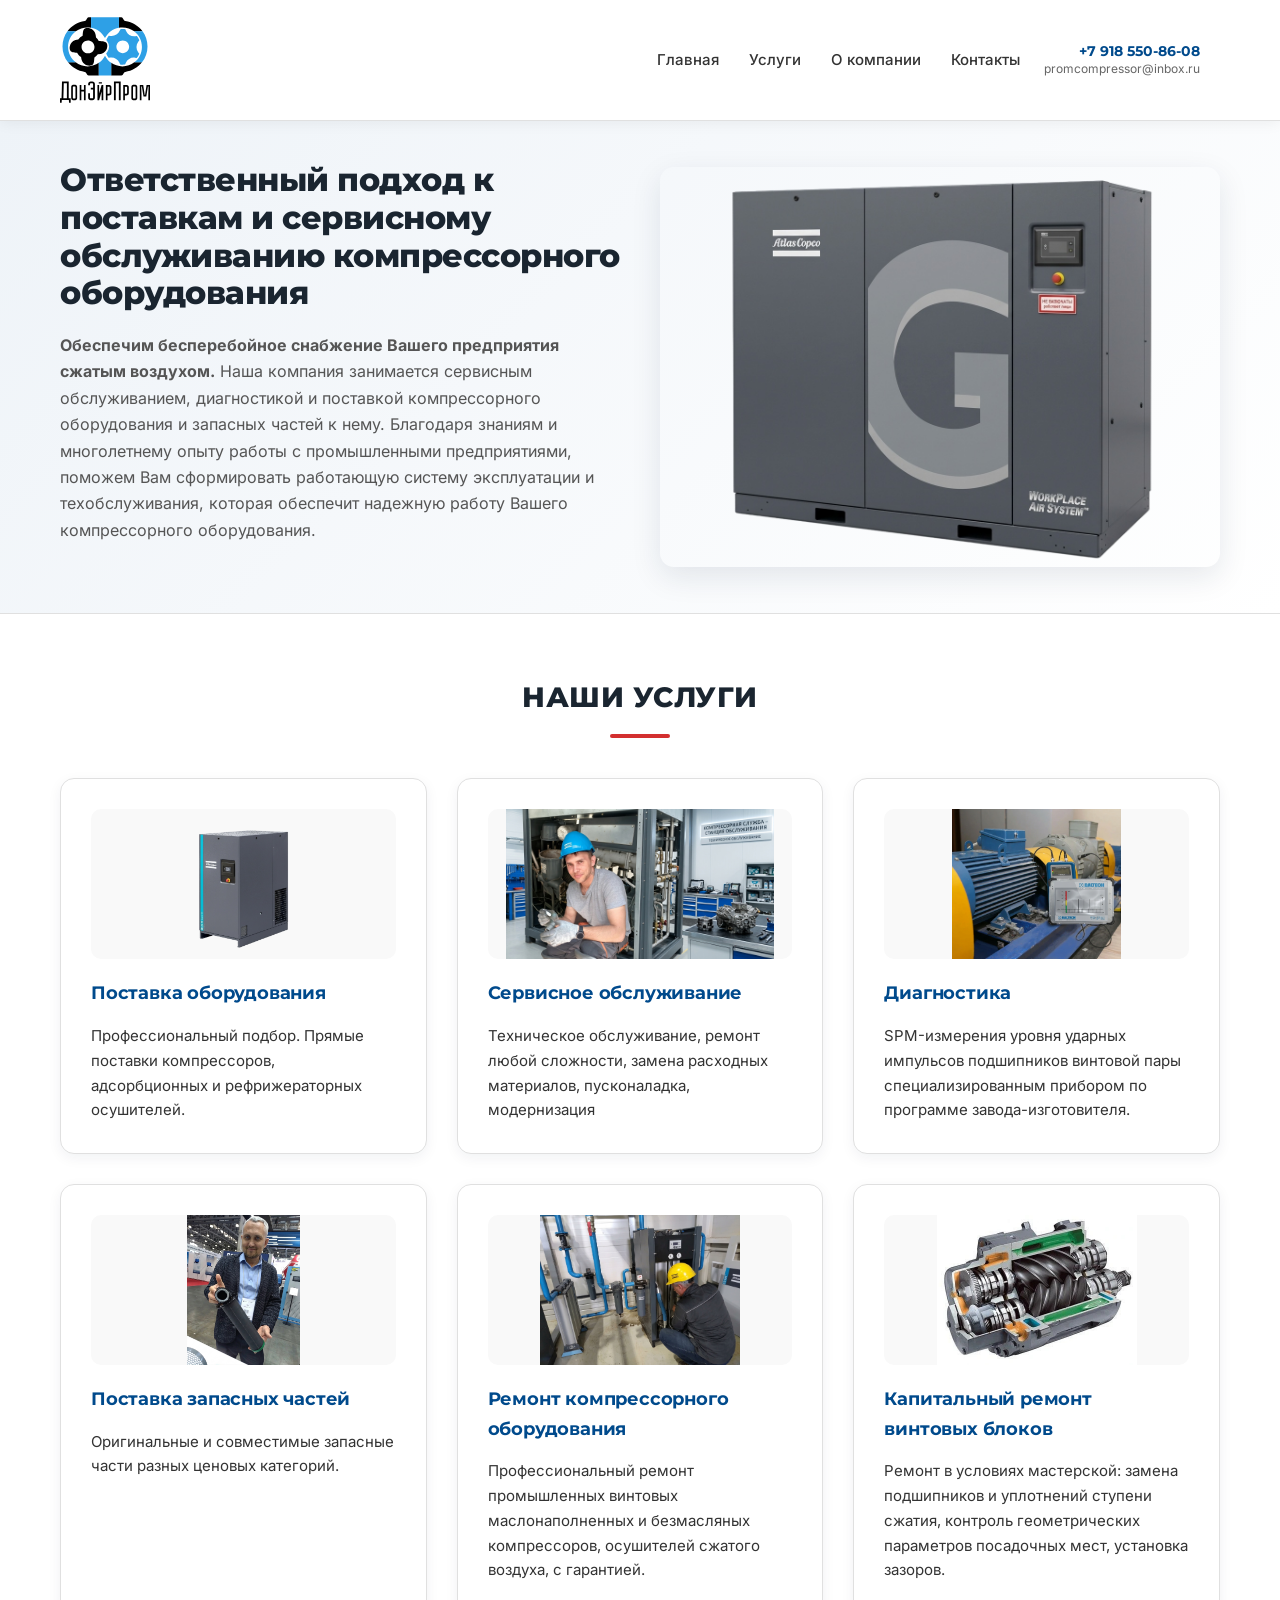
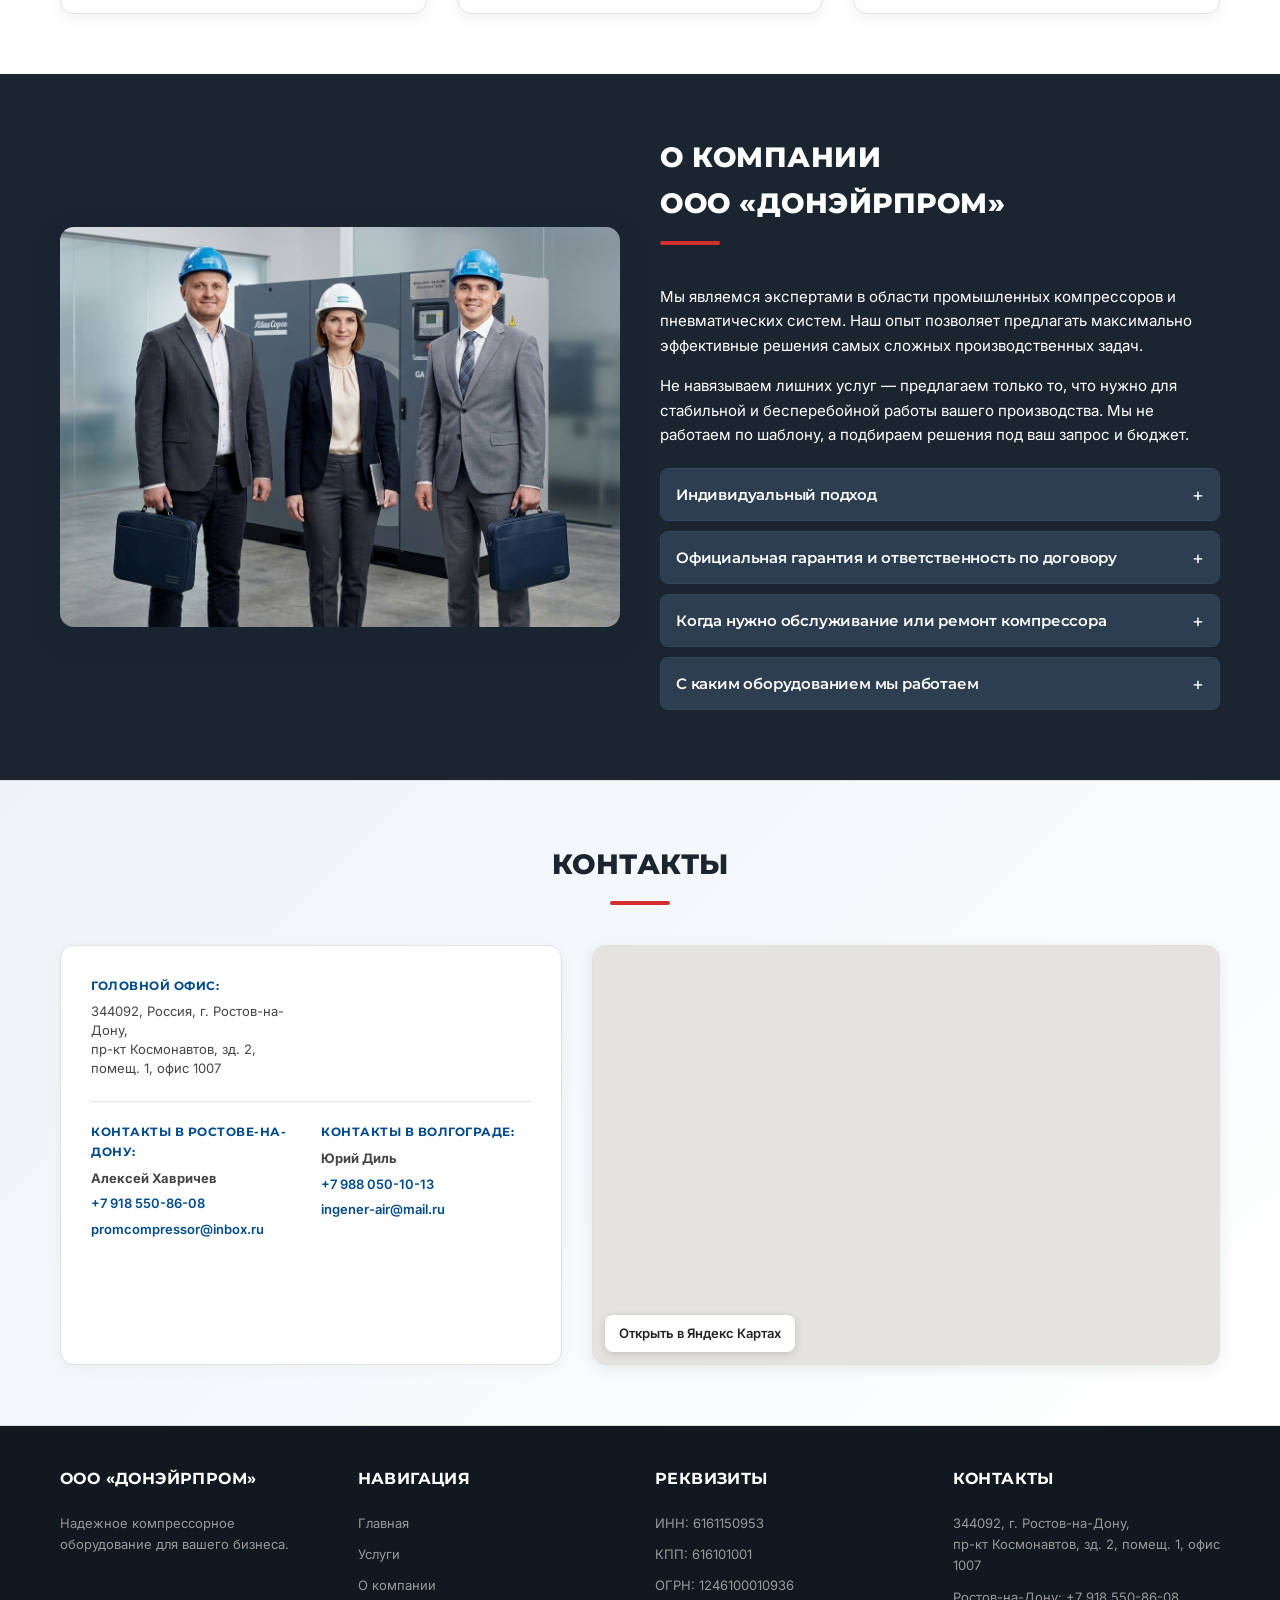
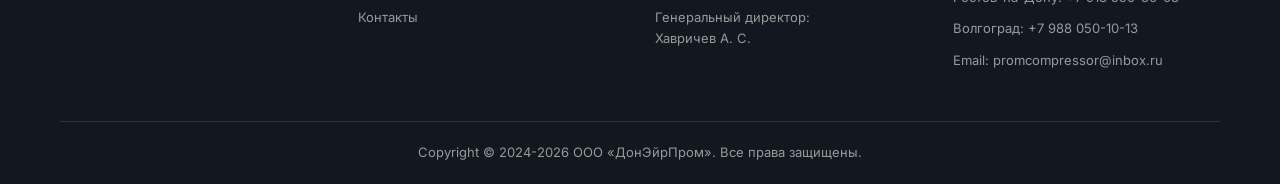
<file: index.html>
<!DOCTYPE html>
<html lang="ru">
<head>
    <meta charset="UTF-8">
    <meta name="viewport" content="width=device-width, initial-scale=1.0">

    <title>Ремонт и обслуживание компрессоров в Ростове-на-Дону и Волгограде — ДонЭйрПром</title>
    <meta name="description" content="ДонЭйрПром: сервисное обслуживание, ремонт, диагностика и поставка компрессорного оборудования и запчастей. Ростов-на-Дону, Волгоград. Гарантия по договору. Тел. +7 918 550-86-08.">
    <meta name="robots" content="index, follow, max-image-preview:large, max-snippet:-1">
    <link rel="canonical" href="https://donairprom.ru/">
    <meta name="theme-color" content="#004a8c">
    <meta name="format-detection" content="telephone=no">
    <meta name="geo.region" content="RU-ROS">
    <meta name="geo.placename" content="Ростов-на-Дону">

    <!-- <meta name="yandex-verification" content="КОД_ИЗ_ЯНДЕКС_ВЕБМАСТЕРА"> -->
    <!-- <meta name="google-site-verification" content="КОД_ИЗ_SEARCH_CONSOLE"> -->

    <meta property="og:type" content="website">
    <meta property="og:site_name" content="ДонЭйрПром">
    <meta property="og:locale" content="ru_RU">
    <meta property="og:url" content="https://donairprom.ru/">
    <meta property="og:title" content="ДонЭйрПром — сервис, ремонт и поставка компрессорного оборудования">
    <meta property="og:description" content="Обслуживание, диагностика, ремонт винтовых компрессоров, поставка оборудования и запчастей. Ростов-на-Дону, Волгоград.">
    <meta property="og:image" content="https://donairprom.ru/images/og-image.jpg">
    <meta property="og:image:width" content="1200">
    <meta property="og:image:height" content="630">
    <meta name="twitter:card" content="summary_large_image">

    <link rel="icon" href="images/favicon.png" type="image/png">
    <link rel="apple-touch-icon" href="images/favicon.png">

    <link rel="preload" as="image" href="images/hero-compressor.png" fetchpriority="high">
    <link rel="stylesheet" href="css/index.css?v=2.5">

    <script type="application/ld+json">
    {
      "@context": "https://schema.org",
      "@graph": [
        {
          "@type": "WebSite",
          "@id": "https://donairprom.ru/#website",
          "url": "https://donairprom.ru/",
          "name": "ДонЭйрПром",
          "inLanguage": "ru-RU",
          "publisher": { "@id": "https://donairprom.ru/#organization" }
        },
        {
          "@type": ["Organization", "ProfessionalService"],
          "@id": "https://donairprom.ru/#organization",
          "name": "ДонЭйрПром",
          "legalName": "ООО «ДонЭйрПром»",
          "alternateName": ["Донэйрпром", "DonAirProm"],
          "url": "https://donairprom.ru/",
          "logo": "https://donairprom.ru/images/logo.svg",
          "image": "https://donairprom.ru/images/hero-compressor.png",
          "description": "Сервисное обслуживание, диагностика, ремонт и поставка промышленного компрессорного оборудования и запасных частей.",
          "taxID": "6161150953",
          "email": "promcompressor@inbox.ru",
          "telephone": "+7-918-550-86-08",
          "address": {
            "@type": "PostalAddress",
            "streetAddress": "пр-кт Космонавтов, зд. 2, помещ. 1, офис 1007",
            "addressLocality": "Ростов-на-Дону",
            "addressRegion": "Ростовская область",
            "postalCode": "344092",
            "addressCountry": "RU"
          },
          "areaServed": [
            { "@type": "City", "name": "Ростов-на-Дону" },
            { "@type": "City", "name": "Волгоград" },
            { "@type": "AdministrativeArea", "name": "Ростовская область" },
            { "@type": "AdministrativeArea", "name": "Волгоградская область" }
          ],
          "contactPoint": [
            {
              "@type": "ContactPoint",
              "contactType": "sales",
              "name": "Алексей",
              "telephone": "+7-918-550-86-08",
              "email": "promcompressor@inbox.ru",
              "areaServed": "RU-ROS",
              "availableLanguage": "ru"
            },
            {
              "@type": "ContactPoint",
              "contactType": "customer service",
              "name": "Юрий",
              "telephone": "+7-988-050-10-13",
              "email": "ingener-air@mail.ru",
              "areaServed": "RU-VGG",
              "availableLanguage": "ru"
            }
          ],
          "hasOfferCatalog": {
            "@type": "OfferCatalog",
            "name": "Услуги и оборудование",
            "itemListElement": [
              { "@type": "Offer", "itemOffered": { "@type": "Service", "name": "Поставка компрессоров, адсорбционных и рефрижераторных осушителей" } },
              { "@type": "Offer", "itemOffered": { "@type": "Service", "name": "Сервисное обслуживание компрессорного оборудования" } },
              { "@type": "Offer", "itemOffered": { "@type": "Service", "name": "SPM-диагностика подшипников винтовой пары" } },
              { "@type": "Offer", "itemOffered": { "@type": "Service", "name": "Поставка запасных частей для компрессоров" } },
              { "@type": "Offer", "itemOffered": { "@type": "Service", "name": "Ремонт винтовых маслонаполненных и безмасляных компрессоров" } },
              { "@type": "Offer", "itemOffered": { "@type": "Service", "name": "Капитальный ремонт винтовых блоков" } }
            ]
          }
        }
      ]
    }
    </script>
    <noscript><style>#preloader{display:none!important}</style></noscript>
</head>
<body>
    <div id="preloader">
        <div class="spinner"></div>
    </div>

    <header>
        <div class="container">
            <div class="header-main">
                <div class="logo-block">
                    <a href="#home" class="logo" aria-label="ДонЭйрПром — на главную">
                        <img src="images/logo.svg" alt="ООО «ДонЭйрПром» — обслуживание и ремонт компрессоров">
                    </a>
                    <div class="header-contacts">
                        <a href="tel:+79185508608" class="contact-phone">+7 918 550-86-08</a>
                        <a href="mailto:promcompressor@inbox.ru" class="contact-email">promcompressor@inbox.ru</a>
                    </div>
                </div>
                <nav class="nav-desktop" aria-label="Основное меню">
                    <a href="#home">Главная</a>
                    <a href="#services">Услуги</a>
                    <a href="#about">О компании</a>
                    <a href="#contacts">Контакты</a>
                </nav>

                <!--
                <button class="btn" onclick="document.getElementById('request-form').scrollIntoView({behavior: 'smooth'})">Оставить заявку</button>
                -->

                <button class="mobile-menu-btn" id="mobileMenuBtn" aria-label="Открыть меню">≡</button>
            </div>
        </div>

        <nav class="mobile-nav" id="mobileNav" aria-label="Мобильное меню">
            <a href="#home" class="mobile-link">Главная</a>
            <a href="#services" class="mobile-link">Услуги</a>
            <a href="#about" class="mobile-link">О компании</a>
            <a href="#contacts" class="mobile-link">Контакты</a>
            <!--
            <button class="btn mobile-link" onclick="document.getElementById('request-form').scrollIntoView({behavior: 'smooth'})">Оставить заявку</button>
            -->
        </nav>
    </header>

    <main>
    <section class="hero" id="home">
        <div class="container hero-content">
            <div>
                <h1>Ответственный подход к поставкам и сервисному обслуживанию компрессорного оборудования</h1>
                <p>
                    <strong>Обеспечим бесперебойное снабжение Вашего предприятия сжатым воздухом.</strong>
                    <span class="hero-more" id="heroMore">Наша компания занимается сервисным обслуживанием, диагностикой и поставкой компрессорного оборудования и запасных частей к нему. Благодаря знаниям и многолетнему опыту работы с промышленными предприятиями, поможем Вам сформировать работающую систему эксплуатации и техобслуживания, которая обеспечит надежную работу Вашего компрессорного оборудования.</span>
                    <button type="button" class="hero-more-btn" id="heroMoreBtn" aria-expanded="false">Подробнее</button>
                </p>
                <!-- ВРЕМЕННО ОТКЛЮЧЕНО (вернуть вместе с формой): кнопка «Получить консультацию»
                <button class="btn btn-accent" onclick="document.getElementById('request-form').scrollIntoView({behavior: 'smooth'})">Получить консультацию</button>
                -->
            </div>
            <div class="hero-img-container">
                <img src="images/hero-compressor.png" alt="Промышленный винтовой компрессор — сервис и поставка, ДонЭйрПром" class="responsive-img" fetchpriority="high" decoding="async">
            </div>
        </div>
    </section>

    <section class="section" id="services">
        <div class="container">
            <h2 class="section-title">Наши услуги</h2>
            <div class="grid-3">
                <article class="card">
                    <div class="card-img-container">
                        <img src="images/compressor.png" alt="Поставка промышленных компрессоров и осушителей" loading="lazy" decoding="async">
                    </div>
                    <h3>Поставка оборудования</h3>
                    <p>Профессиональный подбор. Прямые поставки компрессоров, адсорбционных и рефрижераторных осушителей.</p>
                </article>
                <article class="card">
                    <div class="card-img-container">
                        <img src="images/ingenner.jpg" alt="Инженер выполняет сервисное обслуживание компрессора" loading="lazy" decoding="async">
                    </div>
                    <h3>Сервисное обслуживание</h3>
                    <p>Техническое обслуживание, ремонт любой сложности, замена расходных материалов, пусконаладка, модернизация</p>
                </article>
                <article class="card">
                    <div class="card-img-container">
                        <img src="images/service-diagnostics.jpg" alt="SPM-диагностика подшипников винтового блока компрессора" loading="lazy" decoding="async">
                    </div>
                    <h3>Диагностика</h3>
                    <p>SPM-измерения уровня ударных импульсов подшипников винтовой пары специализированным прибором по программе завода-изготовителя.</p>
                </article>
                <article class="card">
                    <div class="card-img-container">
                        <img src="images/service-spare-parts.jpeg" alt="Запасные части и расходные материалы для компрессоров" loading="lazy" decoding="async">
                    </div>
                    <h3>Поставка запасных частей</h3>
                    <p>Оригинальные и совместимые запасные части разных ценовых категорий.</p>
                </article>
                <article class="card">
                    <div class="card-img-container">
                        <img src="images/service-repair.jpeg" alt="Ремонт винтового компрессора в мастерской" loading="lazy" decoding="async">
                    </div>
                    <h3>Ремонт компрессорного оборудования</h3>
                    <p>Профессиональный ремонт промышленных винтовых маслонаполненных и безмасляных компрессоров, осушителей сжатого воздуха, с гарантией.</p>
                </article>
                <article class="card">
                    <div class="card-img-container">
                        <img src="images/service-screw-overhaul.jpeg" alt="Капитальный ремонт винтового блока компрессора" loading="lazy" decoding="async">
                    </div>
                    <h3>Капитальный ремонт винтовых блоков</h3>
                    <p>Ремонт в условиях мастерской: замена подшипников и уплотнений ступени сжатия, контроль геометрических параметров посадочных мест, установка зазоров.</p>
                </article>
            </div>
            <div class="slider-dots" id="sliderDots"></div>
        </div>
    </section>

    <section class="section about-section" id="about">
        <div class="container about-grid">
            <div class="hero-img-container">
                <img src="images/about-team.jpeg" alt="Инженеры и команда ООО «ДонЭйрПром»" class="responsive-img" loading="lazy" decoding="async">
            </div>
            <div class="about-text">
                <h2 class="section-title">О компании<br>ООО «Донэйрпром»</h2>
                <p>Мы являемся экспертами в области промышленных компрессоров и пневматических систем. Наш опыт позволяет предлагать максимально эффективные решения самых сложных производственных задач.</p>
                <p>Не навязываем лишних услуг — предлагаем только то, что нужно для стабильной и бесперебойной работы вашего производства. Мы не работаем по шаблону, а подбираем решения под ваш запрос и бюджет.</p>

                <div class="accordion">
                    <div class="accordion-item">
                        <button class="accordion-btn">
                            Индивидуальный подход
                            <span class="accordion-icon">+</span>
                        </button>
                        <div class="accordion-content">
                            <p>Мы детально изучаем специфику вашего предприятия перед предложением решения. Учитываем требуемые мощности, условия эксплуатации и бюджет, чтобы подобрать оптимальное оборудование без избыточных затрат.</p>
                        </div>
                    </div>

                    <div class="accordion-item">
                        <button class="accordion-btn">
                            Официальная гарантия и ответственность по договору
                            <span class="accordion-icon">+</span>
                        </button>
                        <div class="accordion-content">
                            <p>На все поставляемое оборудование и выполненные работы предоставляется документальная гарантия. Мы юридически закрепляем сроки и качество в договоре.</p>
                        </div>
                    </div>

                    <div class="accordion-item">
                        <button class="accordion-btn">
                            Когда нужно обслуживание или ремонт компрессора
                            <span class="accordion-icon">+</span>
                        </button>
                        <div class="accordion-content">
                            <p>Обратитесь к нам, если компрессор стал потреблять больше масла или электроэнергии, перегревается, падает давление или производительность, появился шум и вибрация подшипников винтового блока, либо приближается регламентный срок замены расходных материалов. Диагностика на ранней стадии позволяет избежать дорогостоящего капитального ремонта и простоя производства.</p>
                        </div>
                    </div>

                    <div class="accordion-item">
                        <button class="accordion-btn">
                            С каким оборудованием мы работаем
                            <span class="accordion-icon">+</span>
                        </button>
                        <div class="accordion-content">
                            <p>Промышленные винтовые маслонаполненные и безмасляные компрессоры, адсорбционные и рефрижераторные осушители сжатого воздуха, а также запасные части и расходные материалы к ним. Работаем с предприятиями Ростова-на-Дону, Волгограда и других регионов.</p>
                        </div>
                    </div>
                </div>
            </div>
        </div>
    </section>

    <section class="section contacts-section" id="contacts">
        <div class="container">
            <h2 class="section-title">Контакты</h2>
            <div class="contacts-grid">
                <div class="contacts-info-block">
                    <address style="font-style:normal">
                    <div class="contacts-main-row">
                        <div class="contacts-col">
                            <div class="contacts-label">Головной офис:</div>
                            <p class="contacts-address">344092, Россия, г. Ростов-на-Дону,<br>пр-кт Космонавтов, зд. 2, помещ. 1, офис 1007</p>
                        </div>
                    </div>

                    <div class="contacts-divider"></div>

                    <div class="contacts-main-row">
                        <div class="contacts-col">
                            <div class="contacts-label">Контакты в Ростове-на-Дону:</div>
                            <p><strong>Алексей Хавричев</strong></p>
                            <p><a href="tel:+79185508608">+7 918 550-86-08</a></p>
                            <p><a href="mailto:promcompressor@inbox.ru">promcompressor@inbox.ru</a></p>
                        </div>
                        <div class="contacts-col">
                            <div class="contacts-label">Контакты в Волгограде:</div>
                            <p><strong>Юрий Диль</strong></p>
                            <p><a href="tel:+79880501013">+7 988 050-10-13</a></p>
                            <p><a href="mailto:ingener-air@mail.ru">ingener-air@mail.ru</a></p>
                        </div>
                    </div>
                    </address>
                </div>

                <div class="contacts-map">
                    <iframe src="https://yandex.ru/map-widget/v1/?ll=39.718112%2C47.279268&z=17&poi%5Bpoint%5D=39.718112%2C47.279268&poi%5Buri%5D=ymapsbm1%3A%2F%2Fgeo%3Fdata%3DCgg1NzI2ODU4MhJ70KDQvtGB0YHQuNGPLCDQoNC-0YHRgtC-0LIt0L3QsC3QlNC-0L3Rgywg0LzQuNC60YDQvtGA0LDQudC-0L0g0KHQtdCy0LXRgNC90YvQuSwg0L_RgNC-0YHQv9C10LrRgiDQmtC-0YHQvNC-0L3QsNCy0YLQvtCyLCAyIgoNWd8eQhX4HT1C" title="Офис ДонЭйрПром на Яндекс Картах — проспект Космонавтов, 2" loading="lazy" allowfullscreen></iframe>
                    <a class="map-link" href="https://yandex.ru/maps/?ll=39.718112%2C47.279268&z=17&poi%5Bpoint%5D=39.718112%2C47.279268&poi%5Buri%5D=ymapsbm1%3A%2F%2Fgeo%3Fdata%3DCgg1NzI2ODU4MhJ70KDQvtGB0YHQuNGPLCDQoNC-0YHRgtC-0LIt0L3QsC3QlNC-0L3Rgywg0LzQuNC60YDQvtGA0LDQudC-0L0g0KHQtdCy0LXRgNC90YvQuSwg0L_RgNC-0YHQv9C10LrRgiDQmtC-0YHQvNC-0L3QsNCy0YLQvtCyLCAyIgoNWd8eQhX4HT1C" target="_blank" rel="noopener">Открыть в Яндекс Картах</a>
                </div>
            </div>
        </div>
    </section>
    <!--
    <section class="section request-section" id="request-form">
        <div class="container">
            <h2 class="section-title">Остались вопросы?</h2>
            <div class="contact-form">
                <p style="text-align: center; margin-bottom: 20px;">Заполните форму и мы свяжемся с вами для консультации.</p>
                <form id="leadForm">
                    <input type="hidden" id="formTs" name="formTs" value="">
                    <input type="text" id="website" name="website" tabindex="-1" autocomplete="off"
                           style="position:absolute;left:-9999px;opacity:0;pointer-events:none;height:0;width:0;"
                           aria-hidden="true">

                    <div class="form-group">
                        <label for="company">Наименование компании</label>
                        <input type="text" id="company" class="form-control" placeholder="ООО «Название»">
                    </div>

                    <div class="form-group">
                        <label for="name">Ваше Имя и Фамилия</label>
                        <input type="text" id="name" class="form-control" required>
                    </div>
                    <div class="form-group">
                        <label for="phone">Номер телефона</label>
                        <input type="tel" id="phone" class="form-control" placeholder="+7 (999) 000-00-00" required>
                    </div>
                    <div class="form-group">
                        <label for="time">Удобное время для звонка</label>
                        <input type="text" id="time" class="form-control">
                    </div>
                    <div class="form-group">
                        <label for="message">Текст обращения</label>
                        <textarea id="message" class="form-control" rows="4" placeholder="Опишите вашу потребность..."></textarea>
                    </div>

                    <div class="form-group checkbox-group">
                        <input type="checkbox" id="consent" name="consent" required>
                        <label for="consent">
                            Я даю согласие на обработку моих персональных данных в соответствии с
                            <a href="privacy.html" class="privacy-link" target="_blank">политикой обработки персональных данных</a>
                        </label>
                    </div>

                    <button type="submit" class="btn btn-accent" style="width: 100%;">Отправить данные</button>
                </form>
            </div>
        </div>
    </section>
    -->
    </main>

    <footer>
        <div class="container">
            <div class="footer-grid">
                <div class="footer-col">
                    <h4>ООО «ДонЭйрПром»</h4>
                    <p>Надежное компрессорное оборудование для вашего бизнеса.</p>
                </div>
                <div class="footer-col">
                    <h4>Навигация</h4>
                    <ul>
                        <li><a href="#home">Главная</a></li>
                        <li><a href="#services">Услуги</a></li>
                        <li><a href="#about">О компании</a></li>
                        <li><a href="#contacts">Контакты</a></li>
                        <!--
                        <li><a href="privacy.html" class="privacy-link" style="color:#999;">Политика обработки персональных данных</a></li>
                        -->
                    </ul>
                </div>
                <div class="footer-col">
                    <h4>Реквизиты</h4>
                    <ul>
                        <li>ИНН: 6161150953</li>
                        <li>КПП: 616101001</li>
                        <li>ОГРН: 1246100010936</li>
                        <li>Генеральный директор:<br>Хавричев А. С.</li>
                    </ul>
                </div>
                <div class="footer-col">
                    <h4>Контакты</h4>
                    <ul>
                        <li>344092, г. Ростов-на-Дону, <br> пр-кт Космонавтов, зд. 2, помещ. 1, офис 1007</li>
                        <li>Ростов-на-Дону: <a href="tel:+79185508608">+7 918 550-86-08</a></li>
                        <li>Волгоград: <a href="tel:+79880501013">+7 988 050-10-13</a></li>
                        <li>Email: <a href="mailto:promcompressor@inbox.ru">promcompressor@inbox.ru</a></li>
                    </ul>
                </div>
            </div>
            <div class="footer-bottom">
                <p>Copyright © 2024-2026 ООО «ДонЭйрПром». Все права защищены.</p>
            </div>
        </div>
    </footer>

    <script src="js/index.js?v=1.1"></script>

    <!-- Яндекс.Метрика счётчик сюда после создания -->
</body>
</html>
</file>
<file: css/index.css>
@font-face {
    font-family: 'Inter';
    font-style: normal;
    font-weight: 300;
    font-display: swap;
    src: url('/fonts/inter-v20-cyrillic_latin-300.woff2') format('woff2');
}
@font-face {
    font-family: 'Inter';
    font-style: normal;
    font-weight: 400;
    font-display: swap;
    src: url('/fonts/inter-v20-cyrillic_latin-regular.woff2') format('woff2');
}
@font-face {
    font-family: 'Inter';
    font-style: normal;
    font-weight: 500;
    font-display: swap;
    src: url('/fonts/inter-v20-cyrillic_latin-500.woff2') format('woff2');
}
@font-face {
    font-family: 'Inter';
    font-style: normal;
    font-weight: 600;
    font-display: swap;
    src: url('/fonts/inter-v20-cyrillic_latin-600.woff2') format('woff2');
}
@font-face {
    font-family: 'Inter';
    font-style: normal;
    font-weight: 700;
    font-display: swap;
    src: url('/fonts/inter-v20-cyrillic_latin-700.woff2') format('woff2');
}
@font-face {
  font-family: 'Montserrat';
  font-style: normal;
  font-weight: 400;
  font-display: swap;
  src: url('/fonts/montserrat-v31-cyrillic_latin-regular.woff2') format('woff2');
}
@font-face {
    font-family: 'Montserrat';
    font-style: normal;
    font-weight: 600;
    font-display: swap;
    src: url('/fonts/montserrat-v31-cyrillic_latin-600.woff2') format('woff2');
}
@font-face {
    font-family: 'Montserrat';
    font-style: normal;
    font-weight: 700;
    font-display: swap;
    src: url('/fonts/montserrat-v31-cyrillic_latin-700.woff2') format('woff2');
}
@font-face {
    font-family: 'Montserrat';
    font-style: normal;
    font-weight: 800;
    font-display: swap;
    src: url('/fonts/montserrat-v31-cyrillic_latin-800.woff2') format('woff2');
}

html {
    scroll-padding-top: 75px;
    scroll-behavior: smooth;
}

html, body {
    max-width: 100%;
    overflow-x: hidden;
    overflow-x: clip;
}

* {
    margin: 0;
    padding: 0;
    box-sizing: border-box;
    font-family: 'Inter', 'Segoe UI', Tahoma, Geneva, Verdana, sans-serif;
}

:root {
    --primary-color: #004a8c;
    --secondary-color: #1a2530;
    --accent-color: #d32f2f;
    --bg-light: #f4f6f8;
    --text-dark: #333333;
    --text-light: #ffffff;
    --border-color: #e0e0e0;
    --radius: 14px;
    --shadow: 0 10px 30px rgba(16, 38, 64, .10);
    --font-heading: 'Montserrat', 'Segoe UI', sans-serif;
    --font-body: 'Inter', 'Segoe UI', sans-serif;
}

body {
    background-color: var(--text-light);
    color: var(--text-dark);
    line-height: 1.65;
    font-size: 15px;
    font-family: var(--font-body);
    -webkit-font-smoothing: antialiased;
    -moz-osx-font-smoothing: grayscale;
    font-feature-settings: "kern", "liga";
}

a {
    text-decoration: none;
    color: inherit;
}

ul {
    list-style: none;
}

h1, h2, h3, h4,
.section-title,
.hero h1,
.card h3,
.footer-col h4,
.btn,
.accordion-btn,
.logo {
    font-family: var(--font-heading);
    font-weight: 700;
    letter-spacing: -0.2px;
}

.container {
    max-width: 1200px;
    margin: 0 auto;
    padding: 0 20px;
}

#preloader {
    position: fixed;
    top: 0;
    left: 0;
    width: 100%;
    height: 100%;
    background-color: var(--text-light);
    z-index: 9999;
    display: flex;
    justify-content: center;
    align-items: center;
    transition: opacity 0.5s ease;
}

.spinner {
    width: 50px;
    height: 50px;
    border: 4px solid var(--border-color);
    border-top: 4px solid var(--primary-color);
    border-radius: 50%;
    animation: spin 1s linear infinite;
}

@keyframes spin {
    0% { transform: rotate(0deg); }
    100% { transform: rotate(360deg); }
}

.responsive-img {
    width: 100%;
    height: 100%;
    object-fit: cover;
    display: block;
}

header {
    background-color: var(--text-light);
    border-bottom: 1px solid var(--border-color);
    position: sticky;
    top: 0;
    z-index: 100;
    box-shadow: 0 2px 14px rgba(0,0,0,.06);
}

.header-main {
    position: relative;
    padding: 15px 0;
    display: flex;
    justify-content: space-between;
    align-items: center;
}

.logo-block {
    display: flex;
    align-items: center;
}

.logo img {
    max-height: 90px;
    width: auto;
    display: block;
}

/* .nav-desktop {
    display: flex;
    gap: 30px;
} */

.nav-desktop {
    display: flex;
    gap: 30px;
    margin-right: 200px;
}

.nav-desktop a {
    font-weight: 500;
    font-size: 15px;
    transition: color 0.2s;
}

.nav-desktop a:hover {
    color: var(--primary-color);
}

.btn {
    background-color: var(--primary-color);
    color: var(--text-light);
    padding: 10px 20px;
    border: none;
    cursor: pointer;
    font-weight: 600;
    font-size: 14px;
    transition: transform .15s, box-shadow .15s, background-color 0.2s;
    text-transform: uppercase;
    border-radius: 8px;
    letter-spacing: .4px;
    font-family: var(--font-heading);
}

.btn:hover {
    background-color: #003666;
    transform: translateY(-1px);
    box-shadow: 0 6px 16px rgba(0,0,0,.18);
}

.btn-accent {
    background-color: var(--accent-color);
}

.btn-accent:hover {
    background-color: #b71c1c;
}

.mobile-menu-btn {
    display: none;
    background: none;
    border: none;
    font-size: 24px;
    cursor: pointer;
    color: var(--secondary-color);
    margin-left: 15px;
}

.mobile-nav {
    display: none;
    background-color: var(--text-light);
    border-bottom: 1px solid var(--border-color);
    padding: 20px;
    position: absolute;
    top: 100%;
    left: 0;
    width: 100%;
    box-shadow: 0 4px 6px rgba(0, 0, 0, 0.05);
}

.mobile-nav.active {
    display: flex;
    flex-direction: column;
    gap: 15px;
}

/* .header-contacts {
    position: absolute;
    right: 195px;
    top: 50%;
    transform: translateY(-50%);
    display: flex;
    flex-direction: column;
    align-items: flex-end;
    gap: 2px;
    line-height: 1.2;
    white-space: nowrap;
    z-index: 10;
} */

 .header-contacts {
    position: absolute;
    right: 20px;
    top: 50%;
    transform: translateY(-50%);
    display: flex;
    flex-direction: column;
    align-items: flex-end;
    gap: 2px;
    line-height: 1.2;
    white-space: nowrap;
    z-index: 10;
}

.header-contacts a {
    color: var(--text-dark);
    text-decoration: none;
    transition: color 0.2s;
}

.header-contacts a:hover {
    color: var(--primary-color);
}

.header-contacts .contact-phone {
    font-weight: 700;
    font-size: 14px;
    color: var(--primary-color);
    font-family: var(--font-heading);
}

.header-contacts .contact-email {
    font-size: 12px;
    color: #666;
}

.hero {
    background: linear-gradient(135deg, #eef3f8 0%, #fff 100%);
    padding: 40px 0;
    border-bottom: 1px solid var(--border-color);
}

.hero-content {
    display: grid;
    grid-template-columns: 1fr 1fr;
    gap: 40px;
    align-items: center;
}

.hero h1 {
    font-size: 32px;
    color: var(--secondary-color);
    margin-bottom: 20px;
    line-height: 1.18;
    font-weight: 800;
    letter-spacing: -0.5px;
    font-family: var(--font-heading);
}

.hero p {
    font-size: 16px;
    margin-bottom: 30px;
    color: #555555;
}

.hero-more-btn {
    display: none;
}

.hero-img-container {
    height: 400px;
    width: 100%;
    overflow: hidden;
    border-radius: var(--radius);
    box-shadow: var(--shadow);
}

.section {
    padding: 60px 0;
}

.section-title {
    text-align: center;
    font-size: 28px;
    margin-bottom: 40px;
    color: var(--secondary-color);
    text-transform: uppercase;
    position: relative;
    padding-bottom: 18px;
    font-weight: 800;
    letter-spacing: 0.5px;
    font-family: var(--font-heading);
}

.section-title::after {
    content: '';
    position: absolute;
    left: 50%;
    bottom: 0;
    width: 60px;
    height: 4px;
    background: var(--accent-color);
    border-radius: 2px;
    transform: translateX(-50%);
}

.grid-3 {
    display: grid;
    grid-template-columns: repeat(auto-fit, minmax(300px, 1fr));
    gap: 30px;
}

.card {
    border: 1px solid var(--border-color);
    padding: 30px;
    background-color: var(--text-light);
    border-radius: var(--radius);
    box-shadow: 0 4px 14px rgba(16,38,64,.06);
    transition: transform .2s, box-shadow .2s, border-color .2s;
}

.card:hover {
    transform: translateY(-5px);
    border-color: var(--primary-color);
    box-shadow: var(--shadow);
}

.card-img-container {
    height: 150px;
    margin-bottom: 20px;
    overflow: hidden;
    display: flex;
    align-items: center;
    justify-content: center;
    background-color: #f9f9f9;
    border-radius: 10px;
}

.card-img-container img {
    max-height: 100%;
    object-fit: contain;
}

.card h3 {
    font-size: 18px;
    margin-bottom: 15px;
    color: var(--primary-color);
    font-family: var(--font-heading);
    font-weight: 700;
}

.details-grid { display: grid; grid-template-columns: 1fr 1fr; gap: 30px; }
.details-item { border: 1px solid var(--border-color); padding: 30px; border-radius: var(--radius); box-shadow: 0 4px 14px rgba(16,38,64,.06); }
.details-item h3 { color: var(--primary-color); margin-bottom: 12px; font-size: 20px; font-family: var(--font-heading); }
.details-note { margin-top: 30px; background: var(--bg-light); padding: 25px 30px; border-left: 4px solid var(--primary-color); border-radius: var(--radius); }
.details-note p + p { margin-top: 12px; }

.about-section {
    background-color: var(--secondary-color);
    color: var(--text-light);
}

.about-section .section-title {
    color: var(--text-light);
    text-align: left;
}

.about-section .section-title::after {
    left: 0;
    transform: none;
}

.about-grid {
    display: grid;
    grid-template-columns: 1fr 1fr;
    gap: 40px;
    align-items: center;
}

.about-text p {
    margin-bottom: 15px;
}

.accordion {
    margin-top: 20px;
}

.accordion-item {
    margin-bottom: 10px;
    border: 1px solid #34495e;
    border-radius: 8px;
    overflow: hidden;
}

.accordion-btn {
    background-color: #2c3e50;
    color: var(--text-light);
    padding: 15px;
    width: 100%;
    text-align: left;
    border: none;
    cursor: pointer;
    font-size: 15px;
    font-weight: 600;
    display: flex;
    justify-content: space-between;
    align-items: center;
    transition: background-color 0.2s;
    font-family: var(--font-heading);
}

.accordion-btn:hover,
.accordion-btn.active {
    background-color: #34495e;
}

.accordion-icon {
    font-size: 18px;
    font-weight: normal;
    transition: transform 0.3s;
}

.accordion-btn.active .accordion-icon {
    transform: rotate(45deg);
}

.accordion-content {
    background-color: #1a2530;
    max-height: 0;
    overflow: hidden;
    transition: max-height 0.3s ease-out;
}

.accordion-content p {
    padding: 15px;
    margin: 0;
    font-size: 14px;
    color: #d1d8e0;
    border-top: 1px solid #34495e;
}

.contacts-section { 
    background: linear-gradient(135deg, #eef3f8 0%, #fff 100%);
    color: var(--text-dark); 
    padding: 60px 0;
    border-top: 1px solid var(--border-color);
    border-bottom: 1px solid var(--border-color);
}

.contacts-section .section-title { 
    color: var(--secondary-color); 
    margin-bottom: 40px; 
}

.contacts-grid { 
    display: grid; 
    grid-template-columns: 1fr 1.25fr; 
    gap: 30px; 
    align-items: stretch; 
}

.contacts-info-block { 
    background: #ffffff; 
    border: 1px solid var(--border-color); 
    border-radius: var(--radius); 
    padding: 30px; 
    display: flex; 
    flex-direction: column; 
    justify-content: space-between; 
    box-shadow: 0 4px 15px rgba(0,0,0,.04);
}

.contacts-main-row { 
    display: grid; 
    grid-template-columns: 1fr 1fr; 
    gap: 20px; 
}

.contacts-phone-big { 
    font-size: 20px; 
    font-weight: 700; 
    color: var(--primary-color); 
    text-decoration: none; 
    display: block; 
    margin-bottom: 4px; 
    font-family: var(--font-heading);
}

.contacts-phone-big:hover {
    text-decoration: underline;
}

.contacts-subtext { 
    font-size: 12px; 
    color: #777777; 
    line-height: 1.3; 
}

.contacts-label { 
    font-size: 12px; 
    color: #004a8c; 
    margin-bottom: 6px; 
    text-transform: uppercase; 
    letter-spacing: .5px; 
    font-weight: 700;
    font-family: var(--font-heading);
}

.contacts-address { 
    font-size: 13px; 
    line-height: 1.45; 
    color: #444444; 
}

.contacts-divider { 
    height: 1px; 
    background: var(--border-color); 
    margin: 20px 0; 
}

.contacts-col p { 
    font-size: 13px; 
    margin-bottom: 4px; 
    color: #444444;
}

.contacts-col .person-name {
    font-weight: 700;
    color: var(--secondary-color);
}

.contacts-col a { 
    color: var(--primary-color); 
    font-weight: 600; 
}

.contacts-col a:hover { 
    text-decoration: underline; 
}

.contacts-map { 
    position: relative; 
    min-height: 420px; 
    border-radius: var(--radius); 
    overflow: hidden; 
    box-shadow: 0 4px 15px rgba(0,0,0,.08); 
    background: #e5e3df; 
    border: 1px solid var(--border-color);
}

.contacts-map iframe { 
    position: absolute; 
    inset: 0; 
    width: 100%; 
    height: 100%; 
    border: 0; 
}

.map-link { 
    position: absolute; 
    left: 12px; 
    bottom: 12px; 
    background: #ffffff; 
    color: #222222; 
    padding: 8px 14px; 
    font-size: 13px; 
    font-weight: 600; 
    border-radius: 8px; 
    box-shadow: 0 2px 8px rgba(0,0,0,.15); 
    text-decoration: none;
}

.map-link:hover { 
    background: #f1f1f1; 
}

.request-section {
    background: url('../images/request-background.jpg') no-repeat center center/cover;
    position: relative;
}

.contact-form {
    background-color: rgba(255, 255, 255, 0.96);
    padding: 40px;
    border: 1px solid var(--border-color);
    max-width: 600px;
    margin: 0 auto;
    border-radius: var(--radius);
    box-shadow: var(--shadow);
}

.form-group {
    margin-bottom: 20px;
}

.form-group label {
    display: block;
    margin-bottom: 8px;
    font-weight: 600;
    font-size: 14px;
}

.form-control {
    width: 100%;
    padding: 12px;
    border: 1px solid var(--border-color);
    background-color: var(--text-light);
    font-size: 14px;
    border-radius: 8px;
    font-family: var(--font-body);
    transition: border-color 0.2s, box-shadow 0.2s;
}

textarea.form-control {
    resize: vertical;
    min-height: 100px;
}

.form-control:focus {
    outline: none;
    border-color: var(--primary-color);
    box-shadow: 0 0 0 3px rgba(0, 74, 140, 0.1);
}

.radio-group {
    display: flex;
    gap: 20px;
    flex-wrap: wrap;
}

.form-group .radio-option {
    display: flex;
    align-items: center;
    gap: 8px;
    margin-bottom: 0;
    font-weight: 500;
    cursor: pointer;
}

.radio-option input {
    width: 16px;
    height: 16px;
    accent-color: var(--primary-color);
    cursor: pointer;
}

.checkbox-group {
    display: flex;
    align-items: flex-start;
    gap: 10px;
    margin-bottom: 20px;
}

.checkbox-group input[type="checkbox"] {
    margin-top: 3px;
    width: 16px;
    height: 16px;
    flex-shrink: 0;
    accent-color: var(--primary-color);
    cursor: pointer;
}

.checkbox-group label {
    font-size: 13px;
    font-weight: 400;
    line-height: 1.4;
    color: #444444;
    cursor: pointer;
}

.checkbox-group a {
    color: var(--primary-color);
    text-decoration: underline;
}

.checkbox-group a:hover {
    color: var(--secondary-color);
}

.privacy-link {
    color: var(--primary-color);
    text-decoration: underline;
}

.privacy-link:hover {
    color: var(--secondary-color);
}

footer {
    background-color: #111820;
    color: #999999;
    padding: 40px 0 20px;
    font-size: 13px;
}

.footer-grid {
    display: grid;
    grid-template-columns: repeat(auto-fit, minmax(min(200px, 100%), 1fr));
    gap: 30px;
    margin-bottom: 40px;
}

.footer-col h4 {
    color: var(--text-light);
    margin-bottom: 20px;
    font-size: 16px;
    text-transform: uppercase;
    font-family: var(--font-heading);
    font-weight: 700;
    letter-spacing: 0.4px;
}

.footer-col ul li {
    margin-bottom: 10px;
}

.footer-bottom {
    border-top: 1px solid #333333;
    padding-top: 20px;
    text-align: center;
}

@media (max-width: 768px) {
    .details-grid { grid-template-columns: 1fr; }
    .hero h1 { font-size: 24px; }
    .nav-desktop,
    .header-main .btn {
        display: none;
    }

    .mobile-menu-btn {
        display: block;
    }

    .hero-content,
    .about-grid,
    .contacts-grid, 
    .contacts-main-row {
        grid-template-columns: 1fr;
    }

    .contacts-map { 
        min-height: 320px; 
    }

    .logo img {
        max-height: 70px;
        max-width: 100%;
    }

    .responsive-img {
        object-position: left center;
    }

    .hero-img-container {
        height: 260px;
    }

    .request-section {
        background: var(--bg-light);
    }

    .header-main { gap: 8px; }
    .logo-block { min-width: 0; }
    .header-contacts a,
    .contacts-col a,
    .footer-col li { overflow-wrap: anywhere; }
    .card, .contact-form { min-width: 0; }
    .contact-form { padding: 25px 20px; }

    .hero-more {
        display: none;
    }

    .hero-more.open {
        display: inline;
    }

    .hero-more-btn {
        display: block;
        margin-top: 10px;
        padding: 0;
        background: none;
        border: none;
        color: var(--primary-color);
        font-family: var(--font-body);
        font-size: 15px;
        font-weight: 600;
        text-decoration: underline;
        cursor: pointer;
    }

    .grid-3 {
        display: flex;
        overflow-x: auto;
        scroll-snap-type: x mandatory;
        scroll-behavior: smooth;
        gap: 15px;
        padding-bottom: 15px;
        padding-left: 5px;
        padding-right: 5px;
        -webkit-overflow-scrolling: touch;
        scrollbar-width: thin;
        scrollbar-color: var(--primary-color) var(--bg-light);
    }

    .grid-3::-webkit-scrollbar {
        height: 4px;
    }

    .grid-3::-webkit-scrollbar-track {
        background: var(--bg-light);
    }

    .grid-3::-webkit-scrollbar-thumb {
        background: var(--primary-color);
        border-radius: 4px;
    }

    .grid-3 .card {
        flex: 0 0 85%;
        scroll-snap-align: center;
        scroll-snap-stop: always;
    }

    .slider-dots {
        display: flex;
        justify-content: center;
        align-items: center;
        gap: 8px;
        margin-top: 15px;
    }

    .slider-dot {
        width: 8px;
        height: 8px;
        border-radius: 50%;
        background-color: #ccc;
        transition: all 0.3s ease;
    }

    .slider-dot.active {
        background-color: var(--primary-color);
        width: 20px;
        border-radius: 4px;
    }

    .logo-block {
        flex: 1;
        justify-content: space-between;
        gap: 10px;
    }

    .header-contacts {
        position: static;
        top: auto;
        right: auto;
        transform: none;
        flex-direction: row;
        flex-wrap: wrap;
        white-space: normal;
        min-width: 0;
        align-items: center;
        gap: 12px;
        font-size: 13px;
        margin-right: 5px;
    }

    .header-contacts {
        flex: 1;
        justify-content: center;
        align-items: center;
        text-align: center;
        margin-right: 0;
    }

    .header-contacts .contact-phone {
        font-size: 13px;
        margin-right: 5px;
    }

    .header-contacts .contact-email {
        font-size: 12px;
        color: var(--text-dark);
        display: inline-block;
    }

    @media (max-width: 350px) {
        .header-contacts .contact-email {
            display: none;
        }
    }
}

@media (min-width: 769px) {
    .slider-dots {
        display: none;
    }
}
</file>
